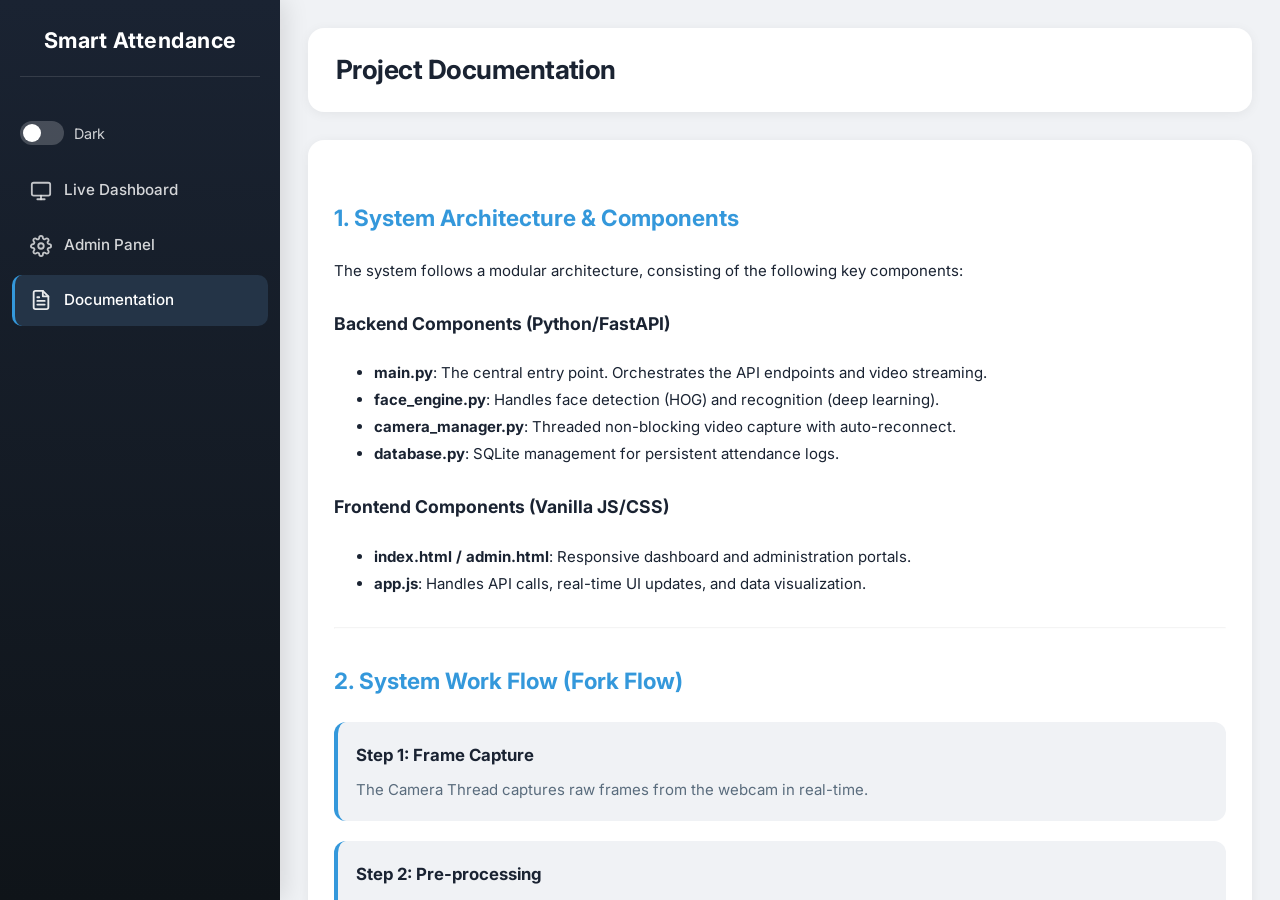
<file: attendance_system/frontend/documentation.html>
<!DOCTYPE html>
<html lang="en">
<head>
    <meta charset="UTF-8">
    <meta name="viewport" content="width=device-width, initial-scale=1.0">
    <title>Project Documentation - Smart Attendance</title>
    <link rel="preconnect" href="https://fonts.googleapis.com">
    <link rel="preconnect" href="https://fonts.gstatic.com" crossorigin>
    <link rel="stylesheet" href="css/style.css">
</head>
<body>
    <div class="sidebar">
        <h2>Smart Attendance</h2>
        <div class="dark-mode-wrap">
            <label class="dark-toggle" title="Toggle dark mode">
                <input type="checkbox" id="darkModeToggle" aria-label="Dark mode">
                <span class="dark-toggle-slider"></span>
            </label>
            <span class="dark-toggle-label">Dark</span>
        </div>
        <nav>
            <a href="index.html">
                <svg class="nav-icon" viewBox="0 0 24 24" fill="none" stroke="currentColor" stroke-width="2" stroke-linecap="round" stroke-linejoin="round"><rect x="2" y="3" width="20" height="14" rx="2"/><line x1="8" y1="21" x2="16" y2="21"/><line x1="12" y1="17" x2="12" y2="21"/></svg>
                Live Dashboard
            </a>
            <a href="admin.html">
                <svg class="nav-icon" viewBox="0 0 24 24" fill="none" stroke="currentColor" stroke-width="2" stroke-linecap="round" stroke-linejoin="round"><circle cx="12" cy="12" r="3"/><path d="M19.4 15a1.65 1.65 0 0 0 .33 1.82l.06.06a2 2 0 0 1 0 2.83 2 2 0 0 1-2.83 0l-.06-.06a1.65 1.65 0 0 0-1.82-.33 1.65 1.65 0 0 0-1 1.51V21a2 2 0 0 1-2 2 2 2 0 0 1-2-2v-.09A1.65 1.65 0 0 0 9 19.4a1.65 1.65 0 0 0-1.82.33l-.06.06a2 2 0 0 1-2.83 0 2 2 0 0 1 0-2.83l.06-.06a1.65 1.65 0 0 0 .33-1.82 1.65 1.65 0 0 0-1.51-1H3a2 2 0 0 1-2-2 2 2 0 0 1 2-2h.09A1.65 1.65 0 0 0 4.6 9a1.65 1.65 0 0 0-.33-1.82l-.06-.06a2 2 0 0 1 0-2.83 2 2 0 0 1 2.83 0l.06.06a1.65 1.65 0 0 0 1.82.33H9a1.65 1.65 0 0 0 1-1.51V3a2 2 0 0 1 2-2 2 2 0 0 1 2 2v.09a1.65 1.65 0 0 0 1 1.51 1.65 1.65 0 0 0 1.82-.33l.06-.06a2 2 0 0 1 2.83 0 2 2 0 0 1 0 2.83l-.06.06a1.65 1.65 0 0 0-.33 1.82V9a1.65 1.65 0 0 0 1.51 1H21a2 2 0 0 1 2 2 2 2 0 0 1-2 2h-.09a1.65 1.65 0 0 0-1.51 1z"/></svg>
                Admin Panel
            </a>
            <a href="documentation.html" class="active">
                <svg class="nav-icon" viewBox="0 0 24 24" fill="none" stroke="currentColor" stroke-width="2" stroke-linecap="round" stroke-linejoin="round"><path d="M14 2H6a2 2 0 0 0-2 2v16a2 2 0 0 0 2 2h12a2 2 0 0 0 2-2V8z"/><polyline points="14 2 14 8 20 8"/><line x1="16" y1="13" x2="8" y2="13"/><line x1="16" y1="17" x2="8" y2="17"/><polyline points="10 9 9 9 8 9"/></svg>
                Documentation
            </a>
        </nav>
    </div>

    <div class="main-content">
        <div class="header">
            <h1>Project Documentation</h1>
        </div>

        <div class="card doc-container" style="line-height: 1.8;">
            <section>
                <h2>1. System Architecture & Components</h2>
                <p>The system follows a modular architecture, consisting of the following key components:</p>
                
                <h3>Backend Components (Python/FastAPI)</h3>
                <ul>
                    <li><strong>main.py</strong>: The central entry point. Orchestrates the API endpoints and video streaming.</li>
                    <li><strong>face_engine.py</strong>: Handles face detection (HOG) and recognition (deep learning).</li>
                    <li><strong>camera_manager.py</strong>: Threaded non-blocking video capture with auto-reconnect.</li>
                    <li><strong>database.py</strong>: SQLite management for persistent attendance logs.</li>
                </ul>

                <h3>Frontend Components (Vanilla JS/CSS)</h3>
                <ul>
                    <li><strong>index.html / admin.html</strong>: Responsive dashboard and administration portals.</li>
                    <li><strong>app.js</strong>: Handles API calls, real-time UI updates, and data visualization.</li>
                </ul>
            </section>

            <hr style="margin: 30px 0; opacity: 0.1;">

            <section>
                <h2>2. System Work Flow (Fork Flow)</h2>
                <div class="workflow-steps">
                    <div class="step">
                        <strong>Step 1: Frame Capture</strong>
                        <p>The Camera Thread captures raw frames from the webcam in real-time.</p>
                    </div>
                    <div class="step">
                        <strong>Step 2: Pre-processing</strong>
                        <p>Frames are downscaled to 25% resolution to minimize CPU consumption during detection.</p>
                    </div>
                    <div class="step">
                        <strong>Step 3: Recognition</strong>
                        <p>Face features are extracted and compared against the registered database encodings.</p>
                    </div>
                    <div class="step">
                        <strong>Step 4: Stability Check</strong>
                        <p>A face must be identified for 3 consecutive frames to avoid flickering or false positives.</p>
                    </div>
                    <div class="step">
                        <strong>Step 5: Record Entry</strong>
                        <p>The system verifies if attendance is already marked; if not, it logs the time in the database.</p>
                    </div>
                </div>
            </section>

            <hr style="margin: 30px 0; opacity: 0.1;">

            <section>
                <h2>3. Key Technologies</h2>
                <ul>
                    <li><strong>FastAPI</strong>: High-speed asynchronous web framework.</li>
                    <li><strong>Face Recognition</strong>: Dlib-based state-of-the-art face identification.</li>
                    <li><strong>OpenCV</strong>: Real-time computer vision and image processing.</li>
                    <li><strong>SQLite</strong>: Lightweight and efficient data storage.</li>
                </ul>
            </section>
        </div>
    </div>

    <script src="js/app.js"></script>
</body>
</html>
</file>
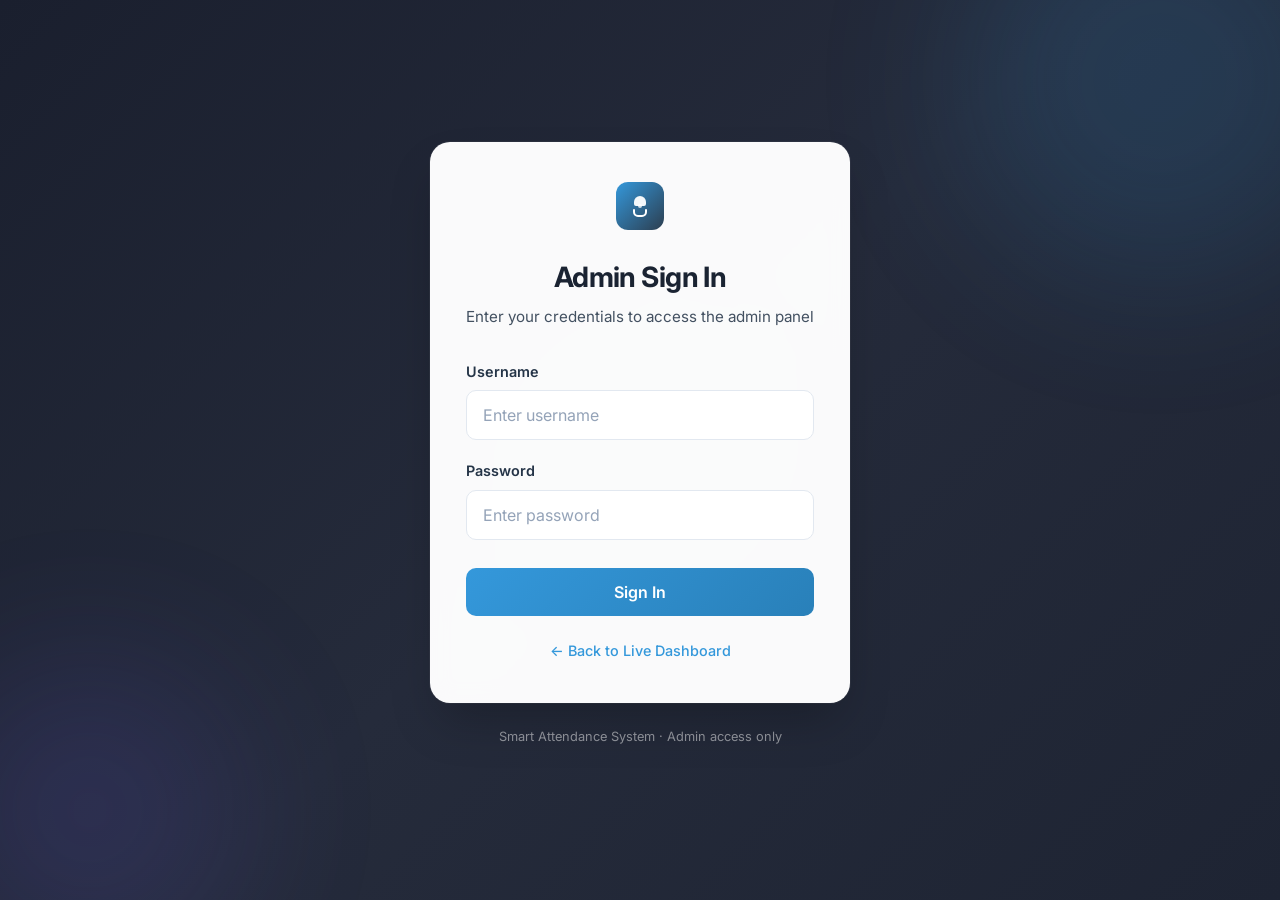
<file: attendance_system/frontend/login.html>
<!DOCTYPE html>
<html lang="en">
<head>
    <meta charset="UTF-8">
    <meta name="viewport" content="width=device-width, initial-scale=1.0">
    <title>Admin Login - Smart Attendance</title>
    <link rel="stylesheet" href="css/style.css">
    <link rel="preconnect" href="https://fonts.googleapis.com">
    <link rel="preconnect" href="https://fonts.gstatic.com" crossorigin>
    <link href="https://fonts.googleapis.com/css2?family=Inter:wght@400;500;600;700&display=swap" rel="stylesheet">
</head>
<body class="login-page">
    <div class="login-bg">
        <div class="login-bg-shape shape-1"></div>
        <div class="login-bg-shape shape-2"></div>
        <div class="login-bg-shape shape-3"></div>
    </div>

    <div class="login-wrapper">
        <div class="login-card">
            <div class="login-header">
                <div class="login-logo">
                    <svg width="48" height="48" viewBox="0 0 48 48" fill="none" xmlns="http://www.w3.org/2000/svg" aria-hidden="true">
                        <rect width="48" height="48" rx="12" fill="url(#logo-grad)"/>
                        <path d="M24 14a6 6 0 0 1 6 6v2a2 2 0 0 1-2 2H20a2 2 0 0 1-2-2v-2a6 6 0 0 1 6-6z" fill="white" opacity="0.95"/>
                        <path d="M30 28v2a4 4 0 0 1-4 4h-4a4 4 0 0 1-4-4v-2" stroke="white" stroke-width="2" stroke-linecap="round" fill="none"/>
                        <circle cx="24" cy="24" r="2" fill="white" opacity="0.8"/>
                        <defs><linearGradient id="logo-grad" x1="0" y1="0" x2="48" y2="48" gradientUnits="userSpaceOnUse"><stop stop-color="#3498db"/><stop offset="1" stop-color="#2c3e50"/></linearGradient></defs>
                    </svg>
                </div>
                <h1>Admin Sign In</h1>
                <p>Enter your credentials to access the admin panel</p>
            </div>

            <form id="loginForm" class="login-form">
                <div class="form-group">
                    <label for="username">Username</label>
                    <input type="text" id="username" name="username" required placeholder="Enter username" autocomplete="username">
                </div>
                <div class="form-group">
                    <label for="password">Password</label>
                    <input type="password" id="password" name="password" required placeholder="Enter password" autocomplete="current-password">
                </div>
                <div id="loginError" class="login-error" role="alert" aria-live="polite"></div>
                <button type="submit" id="loginBtn" class="login-submit">
                    <span class="btn-text">Sign In</span>
                    <span class="btn-loading" aria-hidden="true">Signing in…</span>
                </button>
            </form>

            <div class="login-footer">
                <a href="index.html">← Back to Live Dashboard</a>
            </div>
        </div>
        <p class="login-legal">Smart Attendance System · Admin access only</p>
    </div>

    <script>
        (function () {
            const form = document.getElementById('loginForm');
            const loginBtn = document.getElementById('loginBtn');
            const btnText = loginBtn.querySelector('.btn-text');
            const btnLoading = loginBtn.querySelector('.btn-loading');
            const loginError = document.getElementById('loginError');

            function setLoading(loading) {
                loginBtn.disabled = loading;
                btnText.hidden = loading;
                btnLoading.hidden = !loading;
                loginError.textContent = '';
            }

            function showError(msg) {
                loginError.textContent = msg;
                loginError.classList.add('show');
            }

            form.addEventListener('submit', async function (e) {
                e.preventDefault();
                setLoading(true);

                const username = document.getElementById('username').value.trim();
                const password = document.getElementById('password').value;

                try {
                    const res = await fetch('/login', {
                        method: 'POST',
                        headers: { 'Content-Type': 'application/json' },
                        body: JSON.stringify({ username, password })
                    });
                    const data = await res.json().catch(() => ({}));

                    if (!res.ok) {
                        setLoading(false);
                        showError(data.detail || 'Invalid username or password.');
                        return;
                    }

                    if (data.access_token) {
                        localStorage.setItem('admin_token', data.access_token);
                        const next = new URLSearchParams(window.location.search).get('next') || 'admin.html';
                        window.location.href = next;
                        return;
                    }
                    showError('Invalid response from server.');
                } catch (err) {
                    showError('Unable to connect. Please try again.');
                }
                setLoading(false);
            });
        })();
    </script>
</body>
</html>
</file>
<file: attendance_system/frontend/css/style.css>
/* ========== Theme & Typography ========== */
@import url('https://fonts.googleapis.com/css2?family=Inter:wght@400;500;600;700&display=swap');

:root {
    --primary-color: #1a2332;
    --secondary-color: #243447;
    --accent-color: #3498db;
    --accent-hover: #2980b9;
    --success-color: #27ae60;
    --success-bg: #d5f5e3;
    --warning-color: #e74c3c;
    --warning-bg: #fadbd8;
    --light-bg: #f0f2f5;
    --text-color: #1a2332;
    --text-muted: #5a6c7d;
    --white: #ffffff;
    --card-radius: 16px;
    --card-shadow: 0 2px 12px rgba(0, 0, 0, 0.06);
    --card-shadow-hover: 0 8px 24px rgba(0, 0, 0, 0.1);
    --transition: 0.25s ease;
}

* {
    box-sizing: border-box;
}

body {
    font-family: 'Inter', 'Segoe UI', system-ui, sans-serif;
    margin: 0;
    padding: 0;
    background-color: var(--light-bg);
    color: var(--text-color);
    display: flex;
    height: 100vh;
    font-size: 15px;
    line-height: 1.5;
}

/* ========== Sidebar ========== */
.sidebar {
    width: 280px;
    background: linear-gradient(180deg, var(--primary-color) 0%, #0f1419 100%);
    color: var(--white);
    display: flex;
    flex-direction: column;
    padding: 24px 0;
    box-shadow: 4px 0 24px rgba(0, 0, 0, 0.12);
}

.sidebar h2 {
    text-align: center;
    margin: 0 20px 32px;
    font-size: 1.35rem;
    font-weight: 700;
    letter-spacing: 0.5px;
    border-bottom: 1px solid rgba(255, 255, 255, 0.12);
    padding-bottom: 20px;
}

.sidebar nav {
    display: flex;
    flex-direction: column;
    flex: 1;
    gap: 4px;
    padding: 0 12px;
}

.sidebar nav a {
    color: rgba(255, 255, 255, 0.82);
    text-decoration: none;
    padding: 14px 18px;
    border-radius: 10px;
    transition: all var(--transition);
    display: flex;
    align-items: center;
    gap: 12px;
    font-weight: 500;
    font-size: 0.95rem;
}

.sidebar nav a .nav-icon {
    width: 22px;
    height: 22px;
    flex-shrink: 0;
    opacity: 0.9;
}

.sidebar nav a:hover {
    background-color: rgba(255, 255, 255, 0.08);
    color: var(--white);
    transform: translateX(4px);
}

.sidebar nav a.active {
    background-color: var(--secondary-color);
    color: var(--white);
    border-left: 3px solid var(--accent-color);
    margin-left: 0;
    padding-left: 15px;
    transform: translateX(0);
}

.sidebar nav a.nav-logout {
    margin-top: auto;
    border-top: 1px solid rgba(255, 255, 255, 0.1);
    padding-top: 16px;
    color: rgba(255, 255, 255, 0.7);
}

.sidebar nav a.nav-logout:hover {
    background-color: rgba(231, 76, 60, 0.2);
    color: var(--white);
}

.sidebar nav a.nav-logout.active {
    border-left-color: var(--warning-color);
}

/* Dark mode toggle in sidebar */
.dark-mode-wrap {
    display: flex;
    align-items: center;
    gap: 10px;
    padding: 12px 20px;
    margin-bottom: 8px;
}

.dark-toggle {
    position: relative;
    display: inline-block;
    width: 44px;
    height: 24px;
}

.dark-toggle input {
    opacity: 0;
    width: 0;
    height: 0;
}

.dark-toggle-slider {
    position: absolute;
    cursor: pointer;
    top: 0;
    left: 0;
    right: 0;
    bottom: 0;
    background-color: rgba(255, 255, 255, 0.2);
    border-radius: 24px;
    transition: 0.3s;
}

.dark-toggle-slider::before {
    position: absolute;
    content: "";
    height: 18px;
    width: 18px;
    left: 3px;
    bottom: 3px;
    background-color: var(--white);
    border-radius: 50%;
    transition: 0.3s;
}

.dark-toggle input:checked + .dark-toggle-slider {
    background-color: var(--accent-color);
}

.dark-toggle input:checked + .dark-toggle-slider::before {
    transform: translateX(20px);
}

.dark-toggle-label {
    font-size: 0.9rem;
    color: rgba(255, 255, 255, 0.8);
}

/* ========== Main Content ========== */
.main-content {
    flex: 1;
    padding: 28px;
    overflow-y: auto;
}

.header {
    margin-bottom: 28px;
    display: flex;
    justify-content: space-between;
    align-items: center;
    flex-wrap: wrap;
    gap: 16px;
    background: var(--white);
    padding: 22px 28px;
    border-radius: var(--card-radius);
    box-shadow: var(--card-shadow);
}

.header h1 {
    margin: 0;
    font-size: 1.65rem;
    font-weight: 700;
    color: var(--primary-color);
    letter-spacing: -0.02em;
}

#datetime {
    font-weight: 600;
    color: var(--text-muted);
    font-size: 1rem;
}

/* Stats chips (dashboard) */
.stats-row {
    display: flex;
    gap: 16px;
    margin-bottom: 24px;
    flex-wrap: wrap;
}

.stat-chip {
    background: var(--white);
    padding: 16px 22px;
    border-radius: 12px;
    box-shadow: var(--card-shadow);
    display: flex;
    align-items: center;
    gap: 12px;
    min-width: 180px;
    transition: box-shadow var(--transition);
}

.stat-chip:hover {
    box-shadow: var(--card-shadow-hover);
}

.stat-chip .stat-value {
    font-size: 1.75rem;
    font-weight: 700;
    color: var(--accent-color);
}

.stat-chip .stat-label {
    font-size: 0.9rem;
    color: var(--text-muted);
    font-weight: 500;
}

/* ========== Dashboard Grid & Cards ========== */
.dashboard-grid {
    display: grid;
    grid-template-columns: 2fr 1fr;
    gap: 24px;
}

.card {
    background: var(--white);
    padding: 26px;
    border-radius: var(--card-radius);
    box-shadow: var(--card-shadow);
    transition: transform var(--transition), box-shadow var(--transition);
}

.card:hover {
    transform: translateY(-3px);
    box-shadow: var(--card-shadow-hover);
}

.card h3 {
    margin: 0 0 20px 0;
    color: var(--primary-color);
    font-size: 1.1rem;
    font-weight: 700;
    padding-bottom: 12px;
    border-bottom: 2px solid var(--light-bg);
    display: flex;
    align-items: center;
    gap: 8px;
}

.card h3 .card-icon {
    width: 20px;
    height: 20px;
    opacity: 0.8;
}

/* ========== Video Container & Live Badge ========== */
.video-container {
    text-align: center;
    background: #0a0a0a;
    border-radius: 12px;
    overflow: hidden;
    height: 480px;
    display: flex;
    align-items: center;
    justify-content: center;
    position: relative;
    box-shadow: inset 0 0 30px rgba(0, 0, 0, 0.5);
}

.video-container img {
    max-width: 100%;
    max-height: 100%;
    object-fit: contain;
}

/* Toolbar (search + date) */
.toolbar {
    display: flex;
    flex-wrap: wrap;
    gap: 12px;
    margin-bottom: 16px;
    align-items: center;
}

.search-input {
    flex: 1;
    min-width: 140px;
    padding: 10px 14px;
    border: 1px solid #e0e4e8;
    border-radius: 8px;
    font-size: 0.95rem;
    font-family: inherit;
    transition: border-color var(--transition);
}

.search-input:focus {
    border-color: var(--accent-color);
    outline: none;
}

.input-date {
    padding: 10px 12px;
    border: 1px solid #e0e4e8;
    border-radius: 8px;
    font-size: 0.95rem;
    font-family: inherit;
}

.sr-only {
    position: absolute;
    width: 1px;
    height: 1px;
    padding: 0;
    margin: -1px;
    overflow: hidden;
    clip: rect(0, 0, 0, 0);
    border: 0;
}

/* Sortable table headers */
th.sortable {
    cursor: pointer;
    user-select: none;
}

th.sortable:hover {
    background-color: var(--secondary-color);
    color: var(--white);
}

th.sortable::after {
    content: " ⇅";
    opacity: 0.6;
    font-size: 0.85em;
}

/* Registered students list */
.students-list-wrap {
    min-height: 120px;
}

.students-list {
    list-style: none;
    margin: 0;
    padding: 0;
}

.students-list li {
    display: flex;
    align-items: center;
    justify-content: space-between;
    padding: 10px 14px;
    border-bottom: 1px solid #eee;
    gap: 12px;
}

.students-list li:last-child {
    border-bottom: none;
}

.btn-remove {
    background: transparent;
    color: var(--warning-color);
    border: 1px solid var(--warning-color);
    width: auto;
    padding: 6px 12px;
    font-size: 0.85rem;
}

.btn-remove:hover:not(:disabled) {
    background: var(--warning-color);
    color: var(--white);
}

.live-badge {
    position: absolute;
    top: 16px;
    left: 16px;
    background: rgba(231, 76, 60, 0.95);
    color: var(--white);
    padding: 6px 14px;
    border-radius: 6px;
    font-size: 0.8rem;
    font-weight: 700;
    display: flex;
    align-items: center;
    gap: 6px;
    z-index: 2;
    box-shadow: 0 2px 8px rgba(231, 76, 60, 0.4);
}

.live-badge .live-dot {
    width: 6px;
    height: 6px;
    background: var(--white);
    border-radius: 50%;
    animation: live-pulse 1.2s ease-in-out infinite;
}

@keyframes live-pulse {
    0%, 100% { opacity: 1; transform: scale(1); }
    50% { opacity: 0.6; transform: scale(1.2); }
}

/* ========== Tables ========== */
.table-container {
    overflow-x: auto;
    border-radius: 10px;
    overflow: hidden;
}

.table-wrap {
    min-height: 200px;
}

table {
    width: 100%;
    border-collapse: collapse;
    margin-top: 0;
}

th, td {
    padding: 14px 18px;
    text-align: left;
}

th {
    background-color: var(--primary-color);
    color: var(--white);
    font-weight: 600;
    font-size: 0.9rem;
    position: sticky;
    top: 0;
    z-index: 1;
}

tbody tr {
    transition: background-color 0.15s ease;
}

tbody tr:nth-child(even) {
    background-color: #fafbfc;
}

tbody tr:hover {
    background-color: #e8f4fc;
}

tbody tr:last-child td {
    border-bottom: none;
}

td {
    border-bottom: 1px solid #eee;
    font-size: 0.95rem;
}

.table-empty, .table-loading {
    text-align: center;
    padding: 48px 20px !important;
    color: var(--text-muted);
    font-size: 0.95rem;
}

.table-loading {
    display: flex;
    align-items: center;
    justify-content: center;
    gap: 10px;
}

.skeleton-line {
    height: 16px;
    background: linear-gradient(90deg, #eee 25%, #f5f5f5 50%, #eee 75%);
    background-size: 200% 100%;
    animation: skeleton 1.2s ease-in-out infinite;
    border-radius: 4px;
}

@keyframes skeleton {
    0% { background-position: 200% 0; }
    100% { background-position: -200% 0; }
}

/* ========== Forms ========== */
.form-group {
    margin-bottom: 20px;
}

.form-group label {
    display: block;
    margin-bottom: 8px;
    font-weight: 600;
    font-size: 0.9rem;
    color: var(--secondary-color);
}

.form-group input[type="text"],
.form-group input[type="password"],
.form-group input[type="file"] {
    width: 100%;
    padding: 12px 16px;
    border: 1px solid #e0e4e8;
    border-radius: 10px;
    font-size: 1rem;
    font-family: inherit;
    transition: border-color var(--transition), box-shadow var(--transition);
    box-sizing: border-box;
}

.form-group input:focus {
    border-color: var(--accent-color);
    outline: none;
    box-shadow: 0 0 0 3px rgba(52, 152, 219, 0.12);
}

/* ========== Buttons ========== */
button {
    background: linear-gradient(135deg, var(--accent-color) 0%, var(--accent-hover) 100%);
    color: var(--white);
    border: none;
    padding: 14px 24px;
    border-radius: 10px;
    cursor: pointer;
    font-size: 1rem;
    font-weight: 600;
    font-family: inherit;
    transition: transform 0.2s ease, box-shadow 0.2s ease;
    width: 100%;
    position: relative;
    overflow: hidden;
}

button:hover:not(:disabled) {
    transform: translateY(-2px);
    box-shadow: 0 6px 20px rgba(52, 152, 219, 0.35);
}

button:active:not(:disabled) {
    transform: translateY(0) scale(0.98);
    box-shadow: 0 2px 10px rgba(52, 152, 219, 0.25);
}

button:disabled {
    opacity: 0.85;
    cursor: not-allowed;
}

.btn-success {
    background: linear-gradient(135deg, var(--success-color) 0%, #219a52 100%);
}

.btn-success:hover:not(:disabled) {
    box-shadow: 0 6px 20px rgba(39, 174, 96, 0.35);
}

.btn-danger {
    background: linear-gradient(135deg, var(--warning-color) 0%, #c0392b 100%);
}

/* ========== Status Indicators ========== */
.status-item {
    display: flex;
    justify-content: space-between;
    align-items: center;
    padding: 12px 0;
    border-bottom: 1px solid #eee;
}

.status-item:last-of-type {
    border-bottom: none;
}

.status-badge {
    padding: 6px 12px;
    border-radius: 8px;
    font-size: 0.85rem;
    font-weight: 600;
}

.status-active {
    background-color: var(--success-bg);
    color: var(--success-color);
}

/* ========== Toast Notification ========== */
#toast {
    min-width: 280px;
    max-width: 90vw;
    padding: 16px 20px;
    position: fixed;
    z-index: 9999;
    right: 24px;
    bottom: 24px;
    font-size: 0.95rem;
    font-weight: 500;
    border-radius: 12px;
    box-shadow: 0 10px 40px rgba(0, 0, 0, 0.2);
    display: flex;
    align-items: center;
    gap: 12px;
    transform: translateX(120%);
    opacity: 0;
    visibility: hidden;
    transition: transform 0.35s cubic-bezier(0.34, 1.56, 0.64, 1), opacity 0.3s ease, visibility 0.3s;
}

#toast.show {
    transform: translateX(0);
    opacity: 1;
    visibility: visible;
}

#toast.hide {
    transform: translateX(120%);
    opacity: 0;
}

#toast.success {
    background: var(--white);
    color: var(--text-color);
    border-left: 4px solid var(--success-color);
}

#toast.error {
    background: var(--white);
    color: var(--text-color);
    border-left: 4px solid var(--warning-color);
}

#toast .toast-icon {
    width: 22px;
    height: 22px;
    flex-shrink: 0;
}

/* ========== Login Page ========== */
body.login-page {
    display: block;
    height: 100vh;
    margin: 0;
    padding: 0;
    font-family: 'Inter', 'Segoe UI', system-ui, sans-serif;
    background: linear-gradient(135deg, #1a1f2e 0%, #252b3b 50%, #1e2433 100%);
    color: var(--text-color);
    overflow-x: hidden;
}

.login-bg {
    position: fixed;
    inset: 0;
    overflow: hidden;
    pointer-events: none;
}

.login-bg-shape {
    position: absolute;
    border-radius: 50%;
    filter: blur(80px);
    opacity: 0.15;
    animation: float-shape 8s ease-in-out infinite;
}

.login-bg .shape-1 {
    width: 400px;
    height: 400px;
    background: var(--accent-color);
    top: -120px;
    right: -80px;
    animation-delay: 0s;
}

.login-bg .shape-2 {
    width: 300px;
    height: 300px;
    background: #6c5ce7;
    bottom: -60px;
    left: -60px;
    animation-delay: -3s;
}

.login-bg .shape-3 {
    width: 200px;
    height: 200px;
    background: var(--success-color);
    top: 50%;
    left: 50%;
    transform: translate(-50%, -50%);
    opacity: 0.08;
    animation-delay: -5s;
}

@keyframes float-shape {
    0%, 100% { transform: translate(0, 0); }
    50% { transform: translate(15px, -15px); }
}

body.login-page .login-bg .shape-3 {
    animation: float-shape 10s ease-in-out infinite;
}

.login-wrapper {
    position: relative;
    min-height: 100vh;
    display: flex;
    flex-direction: column;
    align-items: center;
    justify-content: center;
    padding: 24px;
}

.login-card {
    width: 100%;
    max-width: 420px;
    background: rgba(255, 255, 255, 0.98);
    border-radius: 20px;
    box-shadow: 0 25px 50px -12px rgba(0, 0, 0, 0.25), 0 0 0 1px rgba(255, 255, 255, 0.05);
    padding: 40px 36px;
    backdrop-filter: blur(10px);
}

.login-header {
    text-align: center;
    margin-bottom: 32px;
}

.login-logo {
    margin-bottom: 20px;
}

.login-header h1 {
    margin: 0 0 8px 0;
    font-size: 1.75rem;
    font-weight: 700;
    color: var(--primary-color);
    letter-spacing: -0.02em;
}

.login-header p {
    margin: 0;
    font-size: 0.95rem;
    color: var(--secondary-color);
    opacity: 0.85;
}

.login-card .form-group {
    margin-bottom: 20px;
}

.login-card .form-group label {
    display: block;
    margin-bottom: 8px;
    font-weight: 600;
    font-size: 0.9rem;
    color: var(--secondary-color);
}

.login-card .form-group input {
    width: 100%;
    padding: 14px 16px;
    border: 1px solid #e2e8f0;
    border-radius: 10px;
    font-size: 1rem;
    transition: border-color 0.2s, box-shadow 0.2s;
    box-sizing: border-box;
}

.login-card .form-group input:focus {
    border-color: var(--accent-color);
    outline: none;
    box-shadow: 0 0 0 3px rgba(52, 152, 219, 0.15);
}

.login-card .form-group input::placeholder {
    color: #94a3b8;
}

.login-error {
    min-height: 20px;
    margin-bottom: 16px;
    font-size: 0.9rem;
    color: var(--warning-color);
    display: none;
}

.login-error.show {
    display: block;
}

.login-submit {
    width: 100%;
    padding: 14px 24px;
    background: linear-gradient(135deg, var(--accent-color) 0%, var(--accent-hover) 100%);
    color: var(--white);
    border: none;
    border-radius: 10px;
    font-size: 1rem;
    font-weight: 600;
    cursor: pointer;
    transition: transform 0.2s ease, box-shadow 0.2s ease;
    margin-top: 8px;
}

.login-submit:hover:not(:disabled) {
    transform: translateY(-2px);
    box-shadow: 0 8px 24px rgba(52, 152, 219, 0.35);
}

.login-submit:active:not(:disabled) {
    transform: translateY(0) scale(0.98);
}

.login-submit:disabled {
    opacity: 0.85;
    cursor: not-allowed;
}

.login-submit .btn-loading {
    display: none;
}

.login-submit:disabled .btn-text {
    display: none;
}

.login-submit:disabled .btn-loading {
    display: inline;
}

.login-footer {
    margin-top: 24px;
    text-align: center;
}

.login-footer a {
    color: var(--accent-color);
    text-decoration: none;
    font-size: 0.9rem;
    font-weight: 500;
    transition: color 0.2s;
}

.login-footer a:hover {
    color: var(--accent-hover);
    text-decoration: underline;
}

.login-legal {
    margin-top: 24px;
    font-size: 0.8rem;
    color: rgba(255, 255, 255, 0.5);
}

/* ========== Dark Mode ========== */
body.dark-mode {
    --light-bg: #1a1d24;
    --text-color: #e4e6eb;
    --text-muted: #b0b3b8;
    --white: #242628;
}

body.dark-mode .header,
body.dark-mode .card,
body.dark-mode .stat-chip {
    background: #242628;
    color: var(--text-color);
    box-shadow: 0 2px 12px rgba(0, 0, 0, 0.3);
}

body.dark-mode .card h3 {
    color: var(--text-color);
    border-bottom-color: #3a3d44;
}

body.dark-mode .stat-chip .stat-value {
    color: var(--accent-color);
}

body.dark-mode .stat-chip .stat-label {
    color: var(--text-muted);
}

body.dark-mode th {
    background: #1a2332;
}

body.dark-mode tbody tr:nth-child(even) {
    background-color: #2c2f36;
}

body.dark-mode tbody tr:hover {
    background-color: #363a42;
}

body.dark-mode td {
    border-bottom-color: #3a3d44;
}

body.dark-mode .search-input,
body.dark-mode .input-date {
    background: #2c2f36;
    border-color: #3a3d44;
    color: var(--text-color);
}

body.dark-mode .table-empty,
body.dark-mode .table-loading {
    color: var(--text-muted);
}

body.dark-mode .students-list li {
    border-bottom-color: #3a3d44;
}

body.dark-mode .form-group input {
    background: #2c2f36;
    border-color: #3a3d44;
    color: var(--text-color);
}

body.dark-mode .form-group label {
    color: var(--text-muted);
}

body.dark-mode .status-item {
    border-bottom-color: #3a3d44;
}

/* ========== Documentation & Workflow ========== */
.doc-container h2 {
    color: var(--accent-color);
    margin-top: 32px;
}

.doc-container h3 {
    margin-top: 24px;
    border-bottom: none;
    padding-bottom: 0;
}

.workflow-steps {
    display: flex;
    flex-direction: column;
    gap: 20px;
    margin-top: 20px;
}

.step {
    background: var(--light-bg);
    padding: 18px;
    border-radius: 12px;
    border-left: 4px solid var(--accent-color);
}

.step strong {
    display: block;
    margin-bottom: 6px;
    color: var(--primary-color);
    font-size: 1.05rem;
}

.step p {
    margin: 0;
    color: var(--text-muted);
}
@media (max-width: 1024px) {
    .dashboard-grid {
        grid-template-columns: 1fr;
    }
}

@media (max-width: 768px) {
    .sidebar {
        width: 100%;
        flex-direction: row;
        flex-wrap: wrap;
        padding: 12px;
    }
    .sidebar h2 {
        margin: 0 auto 12px;
        border: none;
        padding: 0;
    }
    .sidebar nav {
        flex: 1 1 100%;
        flex-direction: row;
        justify-content: center;
        gap: 8px;
    }
    .sidebar nav a.nav-logout {
        margin-top: 0;
        border-top: none;
        padding-top: 14px;
    }
    .main-content {
        padding: 16px;
    }
    .stats-row {
        flex-direction: column;
    }
    .video-container {
        height: 320px;
    }
}
</file>
